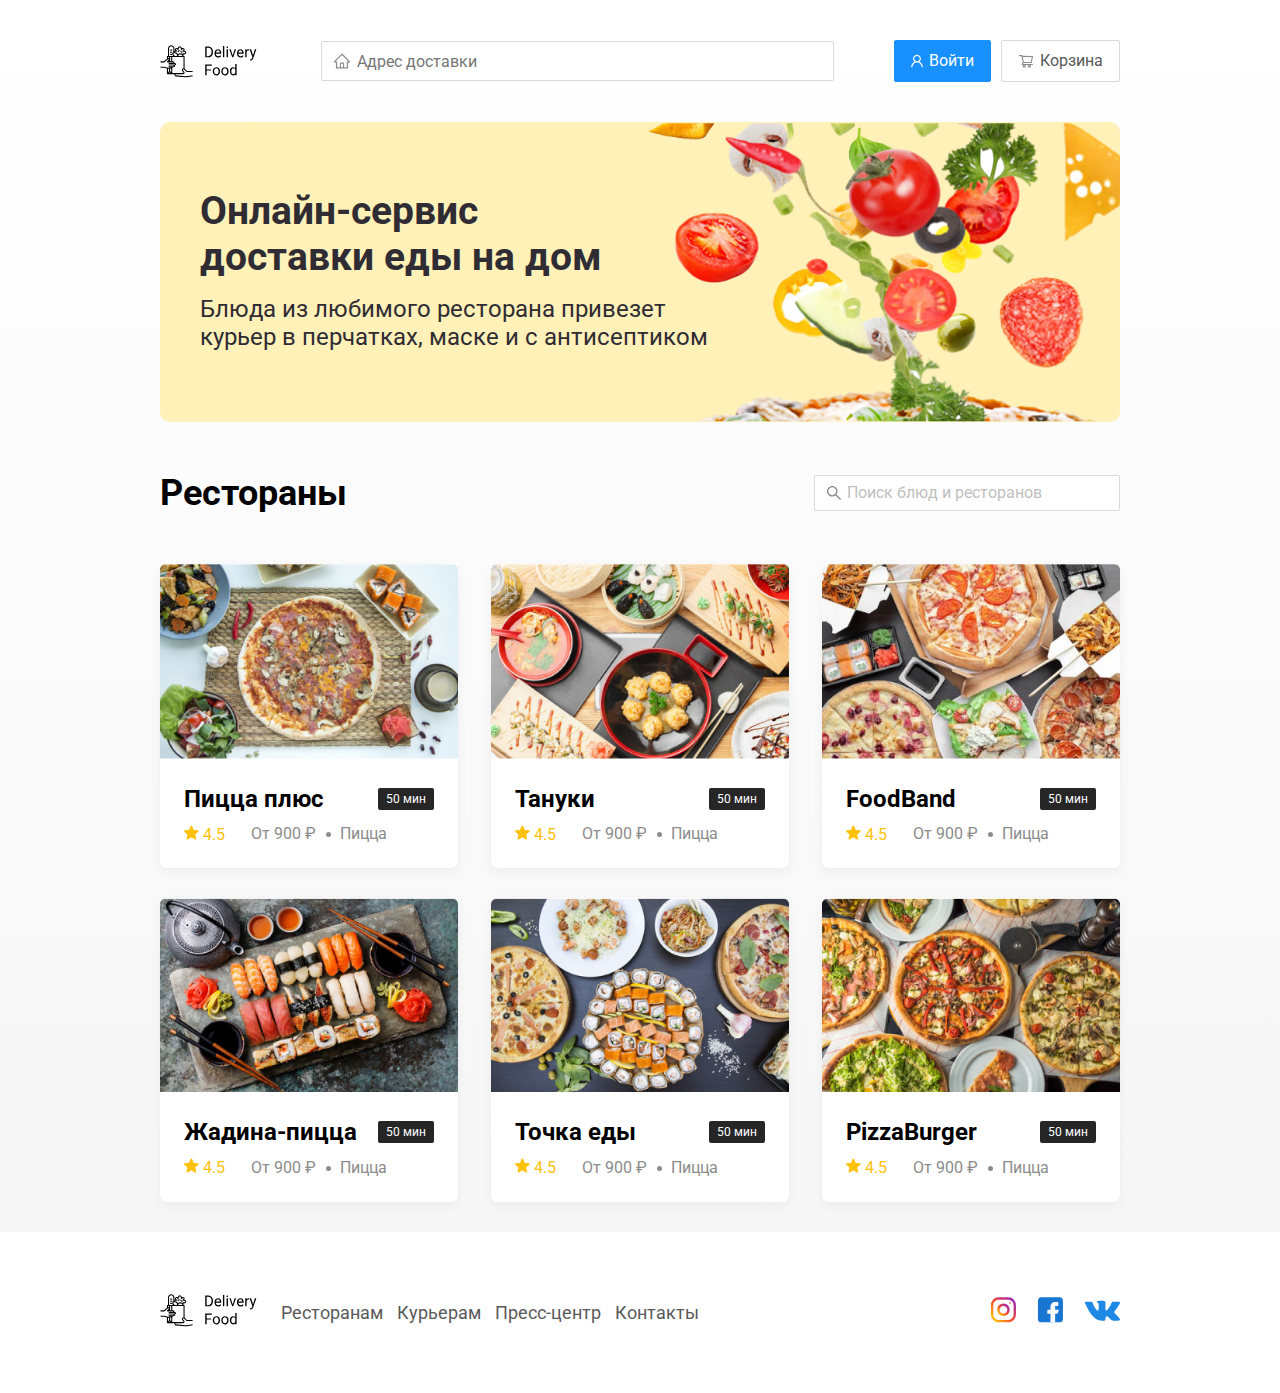
<file: index.html>
<!DOCTYPE html>
<html lang="ru">
<head>
    <meta charset="UTF-8">
    <meta name="viewport" content="width=device-width, initial-scale=1.0">
    <title>Document</title>
    <link href="https://fonts.googleapis.com/css2?family=Roboto&display=swap" rel="stylesheet">
    <link rel="stylesheet" href="css/style.css">
    <link rel="stylesheet" href="css/normalize.css">
    <link rel="stylesheet" href="css/animate.css">
</head>
<body>
    <div class="container container--bg">
        <header class="header">
            <img src="img/logo.svg" alt="Logo" class="logo">
            <input type="text" class="input search-input" placeholder="Адрес доставки">
            <div class="buttons">
                <button class="button button-primary">
                    <img src="img/user.svg" class="button-icon" alt="user" />
                    <span class="button-text">Войти</span>
                </button>
                <button class="button button-default" id="cart-button">
                    <img src="img/shopping-cart.svg" class="button-icon" alt="user" />
                    <span class="button-text">Корзина</span>
                </button>
            </div>
        </header>
        <section class="banner">
            <div class="text-wrapper">
                <h1 class="title">Онлайн-сервис<br/>доставки еды на дом</h1>
                <p class="subtitle">Блюда из любимого ресторана привезет<br/>курьер в перчатках, маске и с антисептиком</p>
            </div>
        </section>
        <section class="main">
            <div class="main__header main__header--restaraunts">
                <h2 class="main__title">Рестораны</h2>
                <input class="main__input" type="text" placeholder="Поиск блюд и ресторанов">
            </div>
            <div class="main__cards">
                <a href="restoran.html" class="main__card animated fadeInLeft delay-0.5s">
                    <img src="img/card/1.jpg" class="card__img" alt="">   
                    <div class="card__caption">
                        <div class="card__header">
                            <h3 class="card__title">Пицца плюс</h3>
                            <div class="card__time">50 мин</div>
                        </div>
                        <div class="card__footer">
                            <span class="card__rating">
                                <img src="img/star.svg" alt="star">
                                <span class="rating-text">4.5</span>
                            </span>
                            <div class="card-price">
                                От 900 ₽
                            </div>
                            <div class="card-category">
                                Пицца
                            </div>
                        </div>
                    </div>
                </a>
                <a href="restoran.html" class="main__card animated fadeInUp delay-0.5s">
                    <img src="img/card/2.jpg" class="card__img" alt=""> 
                    <div class="card__caption">
                        <div class="card__header">
                            <h3 class="card__title">Тануки</h3>
                            <div class="card__time">50 мин</div>
                        </div>
                        <div class="card__footer">
                            <span class="card__rating">
                                <img src="img/star.svg" alt="star">
                                <span class="rating-text">4.5</span>
                            </span>
                            <div class="card-price">
                                От 900 ₽
                            </div>
                            <div class="card-category">
                                Пицца
                            </div>
                        </div>
                    </div>
                </a>
                <a href="restoran.html" class="main__card animated fadeInRight delay-0.5s">
                    <img src="img/card/3.jpg" class="card__img" alt=""> 
                    <div class="card__caption">
                        <div class="card__header">
                            <h3 class="card__title">FoodBand</h3>
                            <div class="card__time">50 мин</div>
                        </div>
                        <div class="card__footer">
                            <span class="card__rating">
                                <img src="img/star.svg" alt="star">
                                <span class="rating-text">4.5</span>
                            </span>
                            <div class="card-price">
                                От 900 ₽
                            </div>
                            <div class="card-category">
                                Пицца
                            </div>
                        </div>
                    </div>
                </a>
                <a href="restoran.html" class="main__card wow fadeInLeft">
                    <img src="img/card/4.jpg" class="card__img" alt=""> 
                    <div class="card__caption">
                        <div class="card__header">
                            <h3 class="card__title">Жадина-пицца</h3>
                            <div class="card__time">50 мин</div>
                        </div>
                        <div class="card__footer">
                            <span class="card__rating">
                                <img src="img/star.svg" alt="star">
                                <span class="rating-text">4.5</span>
                            </span>
                            <div class="card-price">
                                От 900 ₽
                            </div>
                            <div class="card-category">
                                Пицца
                            </div>
                        </div>
                    </div>
                </a>
                <a href="restoran.html" class="main__card wow fadeInUp">
                    <img src="img/card/5.jpg" class="card__img" alt="">
                    <div class="card__caption">
                        <div class="card__header">
                            <h3 class="card__title">Точка еды</h3>
                            <div class="card__time">50 мин</div>
                        </div>
                        <div class="card__footer">
                            <span class="card__rating">
                                <img src="img/star.svg" alt="star">
                                <span class="rating-text">4.5</span>
                            </span>
                            <div class="card-price">
                                От 900 ₽
                            </div>
                            <div class="card-category">
                                Пицца
                            </div>
                        </div>
                    </div>
                </a>
                <a href="restoran.html" class="main__card wow fadeInRight">
                    <img src="img/card/6.jpg" class="card__img" alt=""> 
                    <div class="card__caption">
                        <div class="card__header">
                            <h3 class="card__title">PizzaBurger</h3>
                            <div class="card__time">50 мин</div>
                        </div>
                        <div class="card__footer">
                            <span class="card__rating">
                                <img src="img/star.svg" alt="star">
                                <span class="rating-text">4.5</span>
                            </span>
                            <div class="card-price">
                                От 900 ₽
                            </div>
                            <div class="card-category">
                                Пицца
                            </div>
                        </div>
                    </div>
                </a>
            </div>
        </section>
    </div>
    <footer class="footer">
        <div class="container">
            <nav class="nav__wrapper">
                <a href="#" class="nav-logo"><img src="img/logo.svg" alt="Logo" class="logo"></a>
                <div class="nav__links">
                    <a href="#" class="nav-item">Ресторанам</a>
                    <a href="#" class="nav-item">Курьерам</a>
                    <a href="#" class="nav-item">Пресс-центр</a>
                    <a href="#" class="nav-item">Контакты</a>
                </div>
                <div class="nav__social">
                    <a href="#" class="social-item"><img src="img/instagram.svg" alt="instagram"></a>
                    <a href="#" class="social-item"><img src="img/fb.svg" alt="fb"></a>
                    <a href="#" class="social-item"><img src="img/vk.svg" alt="vk"></a>
                </div>
            </nav>

        </div>
    </footer>
    <div class="modal">
        <div class="modal-dialog">
            <div class="modal-header">
                <h3 class="modal-title">Корзина</h3>
                <button class="close">&times;</button>
            </div>
            <div class="modal-body">
                <div class="food-row">
                    <span class="food-name">Ролл угорь стандарт</span>
                    <strong class="food-price">250 ₽</strong>
                    <div class="food-counter">
                        <button class="counter-button">-</button>
                        <span class="counter">7</span>
                        <button class="counter-button">+</button>
                    </div>
                </div>
                <div class="food-row">
                    <span class="food-name">Ролл угорь стандарт</span>
                    <strong class="food-price">250 ₽</strong>
                    <div class="food-counter">
                        <button class="counter-button">-</button>
                        <span class="counter">7</span>
                        <button class="counter-button">+</button>
                    </div>
                </div>
                <div class="food-row">
                    <span class="food-name">Ролл угорь стандарт</span>
                    <strong class="food-price">250 ₽</strong>
                    <div class="food-counter">
                        <button class="counter-button">-</button>
                        <span class="counter">7</span>
                        <button class="counter-button">+</button>
                    </div>
                </div>
                <div class="food-row">
                    <span class="food-name">Ролл угорь стандарт</span>
                    <strong class="food-price">250 ₽</strong>
                    <div class="food-counter">
                        <button class="counter-button">-</button>
                        <span class="counter">7</span>
                        <button class="counter-button">+</button>
                    </div>
                </div>
                <div class="food-row">
                    <span class="food-name">Ролл угорь стандарт</span>
                    <strong class="food-price">250 ₽</strong>
                    <div class="food-counter">
                        <button class="counter-button">-</button>
                        <span class="counter">7</span>
                        <button class="counter-button">+</button>
                    </div>
                </div>
                <div class="food-row">
                    <span class="food-name">Ролл угорь стандарт</span>
                    <strong class="food-price">250 ₽</strong>
                    <div class="food-counter">
                        <button class="counter-button">-</button>
                        <span class="counter">7</span>
                        <button class="counter-button">+</button>
                    </div>
                </div>
            </div>
            <div class="modal-footer">
                <span class="pricetag">
                    1250 ₽
                </span>
                <div class="footer-buttons">
                    <button class="button button-primary">Оформить заказ</button>
                    <button class="button button-default">Отмена</button>
                </div>
            </div>
        </div>
    </div>
    <script src="js/wow.min.js"></script>
    <script src="js/main.js"></script>
</body>
</html>
</file>
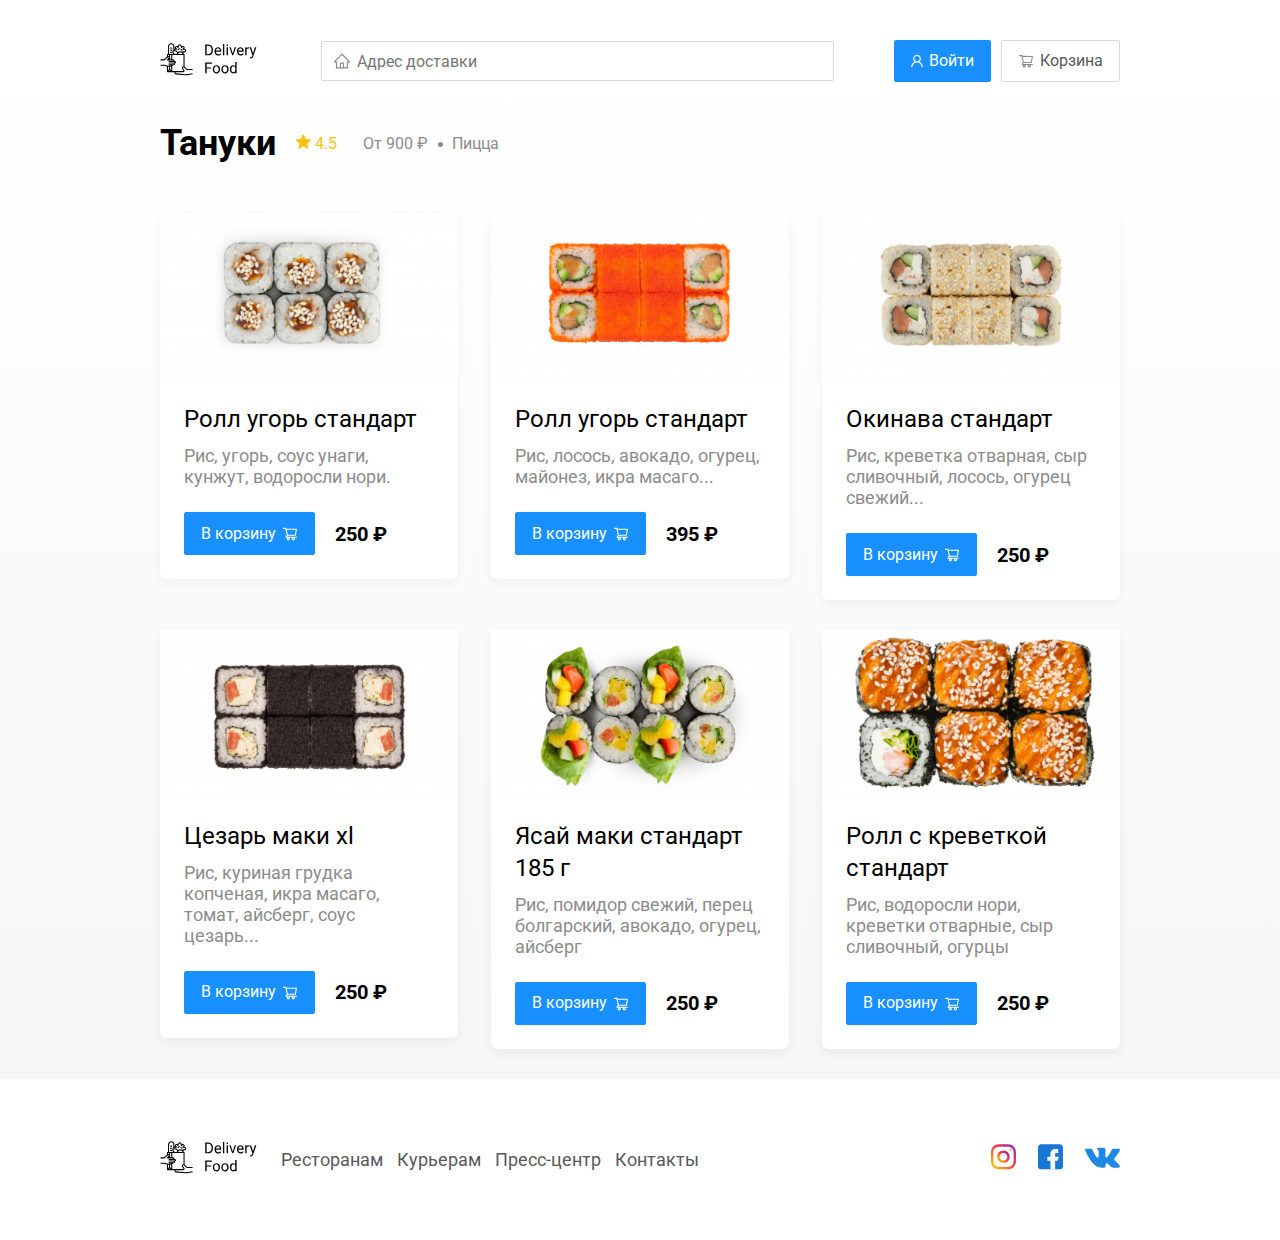
<file: restoran.html>
<!DOCTYPE html>
<html lang="ru">
<head>
    <meta charset="UTF-8">
    <meta name="viewport" content="width=device-width, initial-scale=1.0">
    <title>Document</title>
    <link href="https://fonts.googleapis.com/css2?family=Roboto&display=swap" rel="stylesheet">
    <link rel="stylesheet" href="css/style.css">
</head>
<body>
    <div class="container container--bg">
        <header class="header">
            <a href="#"><img src="img/logo.svg" alt="Logo" class="logo"></a>
            <input type="text" class="input search-input" placeholder="Адрес доставки">
            <div class="buttons">
                <button class="button button-primary">
                    <img src="img/user.svg" class="button-icon" alt="user" />
                    <span class="button-text">Войти</span>
                </button>
                <button class="button button-default">
                    <img src="img/shopping-cart.svg" class="button-icon" alt="user" />
                    <span class="button-text">Корзина</span>
                </button>
            </div>
        </header>
        <section class="main">
            <div class="main__header">
                <h2 class="main__title main__title--restaraunt">Тануки</h2>
                <div class="card__footer">
                    <span class="card__rating">
                        <img src="img/star.svg" alt="star">
                        <span class="rating-text">4.5</span>
                    </span>
                    <div class="card-price">
                        От 900 ₽
                    </div>
                    <div class="card-category">
                        Пицца
                    </div>
                </div>
            </div>
            <div class="main__cards">
                <div class="main__card">
                    <img src="img/restoran/1.jpg" class="card__img" alt="">   
                    <div class="card__caption">
                        <div class="card__header-restaraunt">
                            <h3 class="card__title card__title--restaraunt">Ролл угорь стандарт</h3>
                            <p class="card__ingredients">
                                Рис, угорь, соус унаги, кунжут, водоросли нори.
                            </p>
                        </div>
                        
                        <div class="card__footer">
                            <button class="button button-primary button-cart">
                                <span class="button-text">В корзину</span>
                                <img src="img/cart.svg" class="button-icon button-icon--cart" alt="user">
                            </button>
                            <span class="card-price-restaraunt">250 ₽</span>
                        </div>
                    </div>
                </div>
                <div class="main__card">
                    <img src="img/restoran/2.jpg" class="card__img" alt="">   
                    <div class="card__caption">
                        <div class="card__header-restaraunt">
                            <h3 class="card__title card__title--restaraunt">Ролл угорь стандарт</h3>
                            <p class="card__ingredients">
                                Рис, лосось, авокадо, огурец, майонез, икра масаго...
                            </p>
                        </div>
                        
                        <div class="card__footer">
                            <button class="button button-primary button-cart">
                                <span class="button-text">В корзину</span>
                                <img src="img/cart.svg" class="button-icon button-icon--cart" alt="user">
                            </button>
                            <span class="card-price-restaraunt">395 ₽</span>
                        </div>
                    </div>
                </div>
                <div class="main__card">
                    <img src="img/restoran/3.jpg" class="card__img" alt="">   
                    <div class="card__caption">
                        <div class="card__header-restaraunt">
                            <h3 class="card__title card__title--restaraunt">Окинава стандарт</h3>
                            <p class="card__ingredients">
                                Рис, креветка отварная, сыр сливочный, лосось, огурец свежий...
                            </p>
                        </div>
                        
                        <div class="card__footer">
                            <button class="button button-primary button-cart">
                                <span class="button-text">В корзину</span>
                                <img src="img/cart.svg" class="button-icon button-icon--cart" alt="user">
                            </button>
                            <span class="card-price-restaraunt">250 ₽</span>
                        </div>
                    </div>
                </div>
                <div class="main__card">
                    <img src="img/restoran/4.jpg" class="card__img" alt="">   
                    <div class="card__caption">
                        <div class="card__header-restaraunt">
                            <h3 class="card__title card__title--restaraunt">Цезарь маки хl</h3>
                            <p class="card__ingredients">
                                Рис, куриная грудка копченая, икра масаго, томат, айсберг, соус цезарь...
                            </p>
                        </div>
                        
                        <div class="card__footer">
                            <button class="button button-primary button-cart">
                                <span class="button-text">В корзину</span>
                                <img src="img/cart.svg" class="button-icon button-icon--cart" alt="user">
                            </button>
                            <span class="card-price-restaraunt">250 ₽</span>
                        </div>
                    </div>
                </div>
                <div class="main__card">
                    <img src="img/restoran/5.jpg" class="card__img" alt="">   
                    <div class="card__caption">
                        <div class="card__header-restaraunt">
                            <h3 class="card__title card__title--restaraunt">Ясай маки стандарт 185 г</h3>
                            <p class="card__ingredients">
                                Рис, помидор свежий, перец болгарский, авокадо, огурец, айсберг
                            </p>
                        </div>
                        
                        <div class="card__footer">
                            <button class="button button-primary button-cart">
                                <span class="button-text">В корзину</span>
                                <img src="img/cart.svg" class="button-icon button-icon--cart" alt="user">
                            </button>
                            <span class="card-price-restaraunt">250 ₽</span>
                        </div>
                    </div>
                </div>
                <div class="main__card">
                    <img src="img/restoran/6.jpg" class="card__img" alt="">   
                    <div class="card__caption">
                        <div class="card__header-restaraunt">
                            <h3 class="card__title card__title--restaraunt">Ролл с креветкой стандарт</h3>
                            <p class="card__ingredients">
                                Рис, водоросли нори, креветки отварные, сыр сливочный, огурцы
                            </p>
                        </div>
                        
                        <div class="card__footer">
                            <button class="button button-primary button-cart">
                                <span class="button-text">В корзину</span>
                                <img src="img/cart.svg" class="button-icon button-icon--cart" alt="user">
                            </button>
                            <span class="card-price-restaraunt">250 ₽</span>
                        </div>
                    </div>
                </div>
            </div>
        </section>
    </div>
    <footer class="footer">
        <div class="container">
            <nav class="nav__wrapper">
                <a href="#" class="nav-logo"><img src="img/logo.svg" alt="Logo" class="logo"></a>
                <div class="nav__links">
                    <a href="#" class="nav-item">Ресторанам</a>
                    <a href="#" class="nav-item">Курьерам</a>
                    <a href="#" class="nav-item">Пресс-центр</a>
                    <a href="#" class="nav-item">Контакты</a>
                </div>
                <div class="nav__social">
                    <a href="#" class="social-item"><img src="img/instagram.svg" alt="instagram"></a>
                    <a href="#" class="social-item"><img src="img/fb.svg" alt="fb"></a>
                    <a href="#" class="social-item"><img src="img/vk.svg" alt="vk"></a>
                </div>
            </nav>

        </div>
    </footer>
</body>
</html>
</file>
<file: css/style.css>
* {
    font-family: 'Roboto', sans-serif;
    box-sizing: border-box;
    padding: 0;
    margin: 0;
}
body {
    background: linear-gradient(180deg, rgba(245, 245, 245, 0) 1.04%, #F5F5F5 100%);
}
.container {
    max-width: 1200px;
    margin: auto;
}
.header {
    display: flex;
    align-items: center;
    justify-content: space-between;
    margin: 40px 0;
}
.logo {
    display: inline-block;
}

.search-input {
    background: #FFFFFF;
    border: 1px solid #D9D9D9;
    border-radius: 2px;
    flex: 0.8;
    height: 40px;
    font-size: 16px;
    line-height: 24px;
    color: #BFBFBF;
    background-image: url(../img/home.svg);
    background-repeat: no-repeat;
    background-position: left 11px center;
    padding-left: 35px;
}

.buttons {
    display: flex;
    align-items: center;
}
.button {
    display: flex;
    align-items: center;
    padding: 8px 16px;
    box-shadow: 0px 0px 2px rgba(0, 0, 0, 0.0015);
    border-radius: 2px;
    align-self: center;
    font-size: 16px;
    line-height: 24px;
    border: 1px solid transparent;
}
.button:first-child {
    margin-right: 10px;
}
.button-primary {
    background: #1890FF;
    color: #fff;
    border-color: #1890FF;
}
.button-default {
    background: #FFFFFF;
    color: #595959;
    border-color: #D9D9D9;
}
.button-icon {
    margin-right: 6px;
}
.button-icon--cart {
    margin-right: 0;
    margin-left: 6px;
}
.button-text {
    vertical-align: center;
}
.button-cart {
    margin-right: 20px !important;
}


/* Banner */
.banner {
    background: #FFF1B8;
    border-radius: 10px;
    height: 300px;
    color: #302C34;

    background-image: url(../img/bg.png);
    background-repeat: no-repeat;
    background-position: right;

    margin-bottom: 50px;
}
.text-wrapper {
    padding: 40px;
}
.title {
    font-size: 39px;
    line-height: 46px;
    margin-bottom: 15px;
}
.subtitle {
    font-size: 24px;
    line-height: 28px;
}

/* Main */
.main__header {
    display: flex;
    align-items: center;
    margin-bottom: 50px;
}
.main__header--restaraunts {
    justify-content: space-between;
}
.main__title {
    font-size: 36px;
    line-height: 42px;
    color: #000000;
}
.main__title--restaraunt {
    margin-right: 20px;
}
.main__input {
    background: #FFFFFF;
    border: 1px solid #D9D9D9;
    border-radius: 2px;
    width: 306px;
    color: #BFBFBF;
    font-size: 16px;
    line-height: 24px;
    padding: 5px 12px 5px 32px ;
    background-image: url(../img/search.svg);
    background-repeat: no-repeat;
    background-position: left 10px center;
}
.main__input::placeholder {
    color: #BFBFBF;
}


.main__cards {
    display: flex;
    align-items: flex-start;
    justify-content: space-between;
    flex-wrap: wrap;
}
.main__card {
    background: #FFFFFF;
    color: #000;
    box-shadow: 0px 4px 12px rgba(0, 0, 0, 0.05);
    border-radius: 7px;
    margin-bottom: 30px;
    flex-basis: 31%;
    text-decoration: none;
}
.card__header {
    display: flex;
    justify-content: space-between;
    align-items: center;
    margin-bottom: 10px;
}
.card__header-restaraunt {
    margin-bottom: 10px;
}
.card__ingredients {
    color: #8C8C8C;
    font-size: 18px;
    line-height: 21px;
    margin-bottom: 25px;
}

.card__img {
    display: block;
    width: 100%;
}
.card__caption {
    padding: 24px;
}
.card__title {
    font-size: 24px;
    line-height: 32px;
}
.card__title--restaraunt {
    font-weight: 400;
    margin-bottom: 10px;
}
.card__time {
    background: #262626;
    border-radius: 2px;
    color: #fff;
    font-size: 12px;
    line-height: 20px;
    padding: 1px 8px;
}


.card__footer {
    display: flex;
    align-items: center;
    flex: 1 0 auto;
}
.card__rating {
    margin-right: 26px;
    color: #FFC107;
}
.card-price {
    color: #8C8C8C;
    margin-right: 10px;
}
.card-price-restaraunt {
    font-weight: 700;
    font-size: 20px;
    line-height: 32px;
}

.category-img {
    display: inline-block;
}

.card-category {
    color: #8C8C8C;
}

.card-category:before {
    content: '';
    display: inline-block;
    width: 5px;
    height: 5px;
    background: #8C8C8C;
    border-radius: 50%;
    vertical-align: middle;
    margin-right: 5px;
}

/* Footer */
.footer {
    background: #fff;;
    padding: 60px 0;

}


.nav__wrapper {
    display: flex;
    align-items: center;
    justify-content: space-between;
    vertical-align: middle;
}
.nav__links {
    margin-right: auto;
}
.nav-item {
    display: inline-block;
    margin-right: 10px;
    font-size: 18px;
    line-height: 21px;
    color: #595959;
    text-decoration: none;
}
.nav-logo {
    margin-right: 20px;
}
.nav-item:last-child {
    margin-right: 0;
}
.nav-item:hover {
    text-decoration: underline;
}

.nav__social {
    display: flex;
    align-items: center;
}
.social-item:not(:last-child) {
    margin-right: 21px;
}

.modal {
    position: fixed;
    left: 0;
    top: 0;
    width: 100%;
    height: 100%;
    background: rgba(0,0,0,0.4);
    display: none;
}
.is-open {
    display: flex;
}

.modal-dialog {
    max-width: 780px;
    width: 95%;

    background: #fff;
    border-radius: 5px;
    margin: auto;
    padding: 40px 45px;
}
.modal-header {
    display: flex;
    align-items: center;
    justify-content: space-between;
    margin-bottom: 45px;
}
.modal-title {
    font-weight: bold;
    font-size: 36px;
    line-height: 42px;
}
.close {
    font-size: 36px;
    border: none;
    background: transparent;
    cursor: pointer;
}
.modal-body {
    margin-bottom: 52px;
}
.food-row {
    display: flex;
    align-items: flex-start;
    justify-content: space-between;
    padding-bottom: 8px;
    border-bottom: 1px solid #d9d9d9;
    margin-bottom: 15px;
}
.food-name {
    font-size: 18px;
}
.food-price {
    margin-left: auto;
    margin-right: 47px;
    font-weight: 700;
    font-size: 20px;
    line-height: 32px;
}
.counter-button {
    width: 39px;
    height: 32px;
    background: transparent;
    border: 1px solid #40a9ff;
    border-radius: 2px;
    color: #40a9ff;
}
.counter {
    font-size: 16px;
    line-height: 24px;
    margin: 0 5px;
}
.modal-footer {
    display: flex;
    align-items: center;
    justify-content: space-between;
}
.footer-buttons {
    display: flex;
    align-items: center;
}
.pricetag {
    background: #262626;
    border-radius: 5px;
    color: #fff;
    padding: 15px 20px;
}


@media (max-width: 1366px) {
    .container {
        max-width: 960px;
    }
    .banner {
        background-size: 680px;
    }
}

@media (max-width: 992px) {
    .container {
        max-width: 750px;
    }
    .text-wrapper {
        padding: 45px;
    }
    .main__card {
        flex-basis: 49%;
    }
    .nav-item {
        font-size: 16px;
    }
}

@media (max-width: 768px) {
    .container {
        max-width: 560px;
    }
    .card__footer {
        flex-wrap: wrap;
    }
    .main__cards .card__rating {
        flex-basis: 100%;
        margin-bottom: 10px;
    }
    .card__title {
        font-size: 18px;
    }
    .banner {
        height: 220px;
        background-size: 502px;
    }
    .title {
        font-size: 24px;
        line-height: 30px;
    }
    .subtitle {
        font-size: 18px;
        line-height: 24px;
    }
}

@media (max-width: 578px) {
    .container {
        max-width: 90%;
    }
    .header {
        flex-wrap: wrap;
    }
    .search-input {
        order: 4;
        flex: 1;
        margin-top: 20px;
    }

    .banner {
        background-image: none;
        margin-bottom: 25px;
    }
    .text-wrapper {
        padding: 38px;
    }
    .main__card {
        flex-basis: 100%;
    }

    .footer {
        padding: 25px 0;
    }
    .nav__wrapper {
        flex-wrap: wrap;
    }
    .nav__links {
        order: 0;
        flex-basis: 100%;
        display: flex;
        justify-content: space-between;
        margin-bottom: 20px;
    }
    .nav-logo {
        order: 1;
    }
    .nav__social {
        order: 2;
    }
    .main__header {
        flex-wrap: wrap;
    }
    .main__title {
        margin-bottom: 10px;
    }
    .main__header {
        margin-bottom: 25px;
    }
}
</file>
